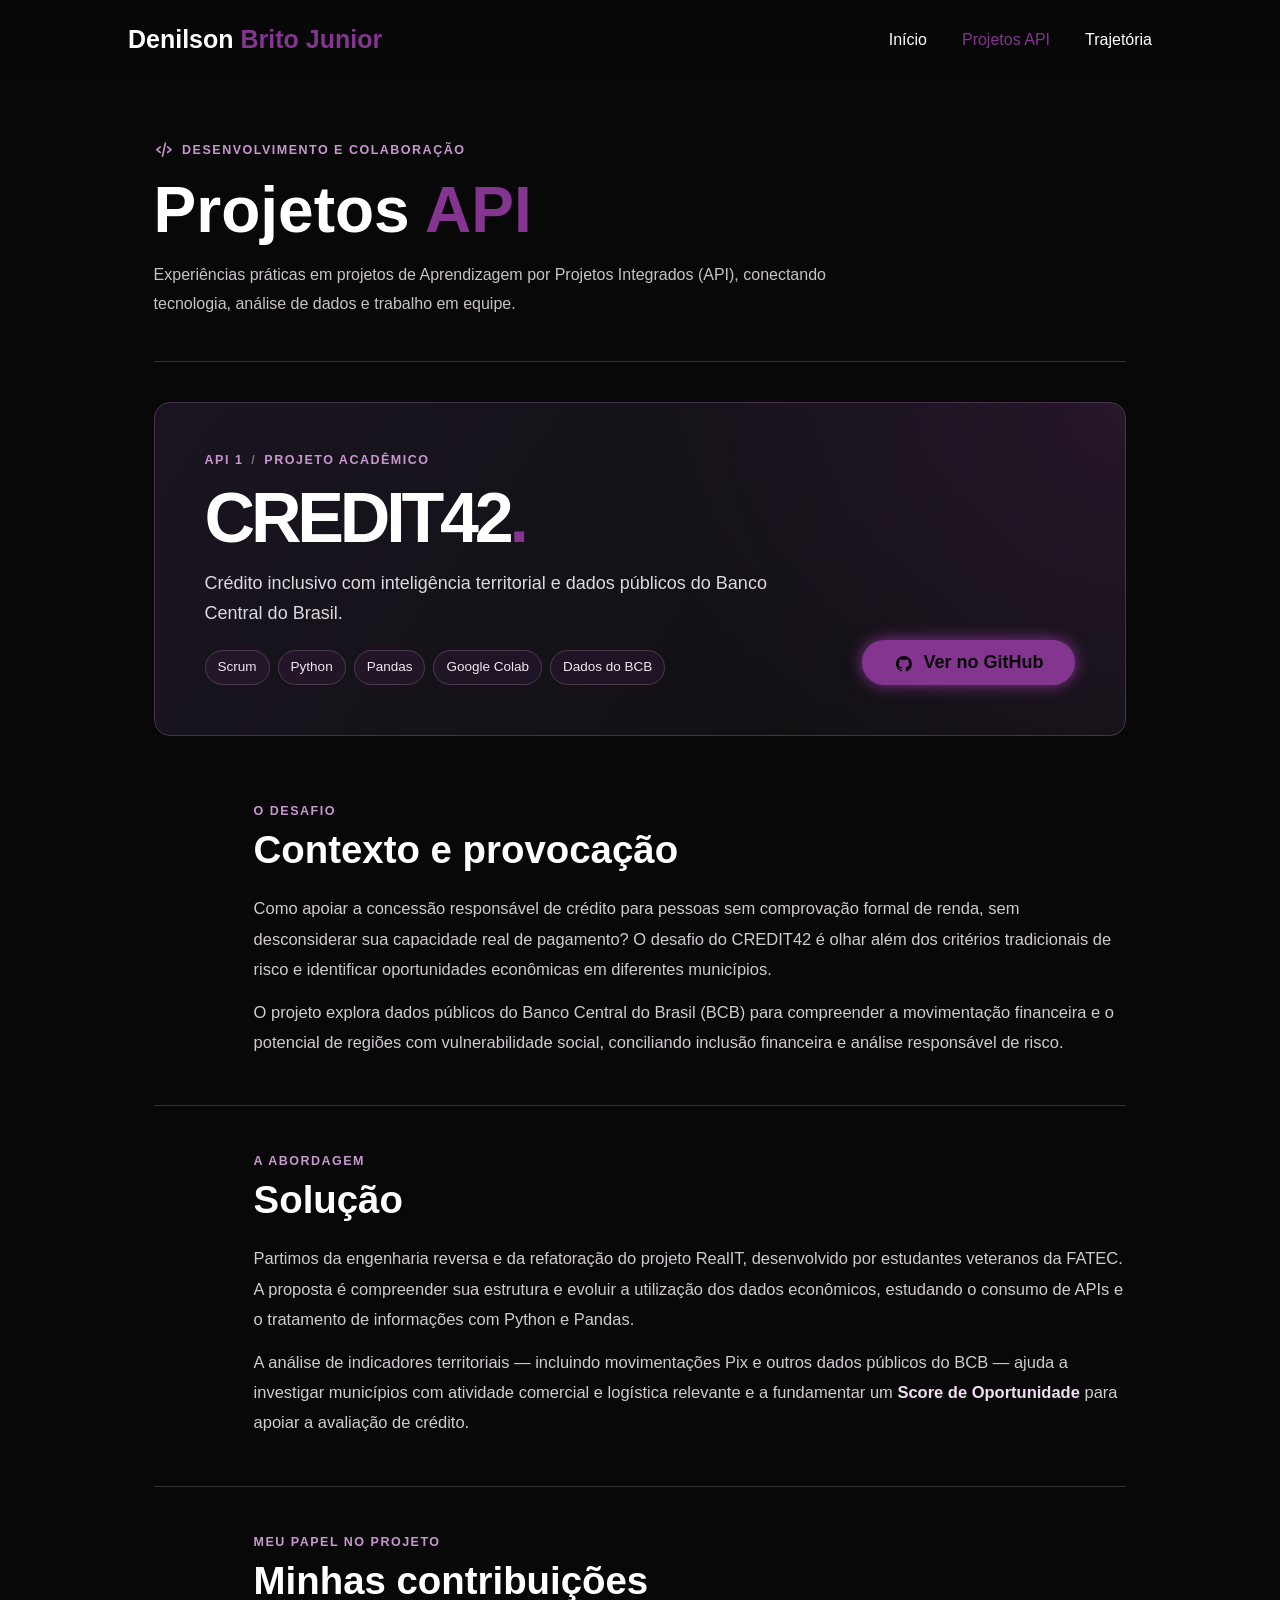
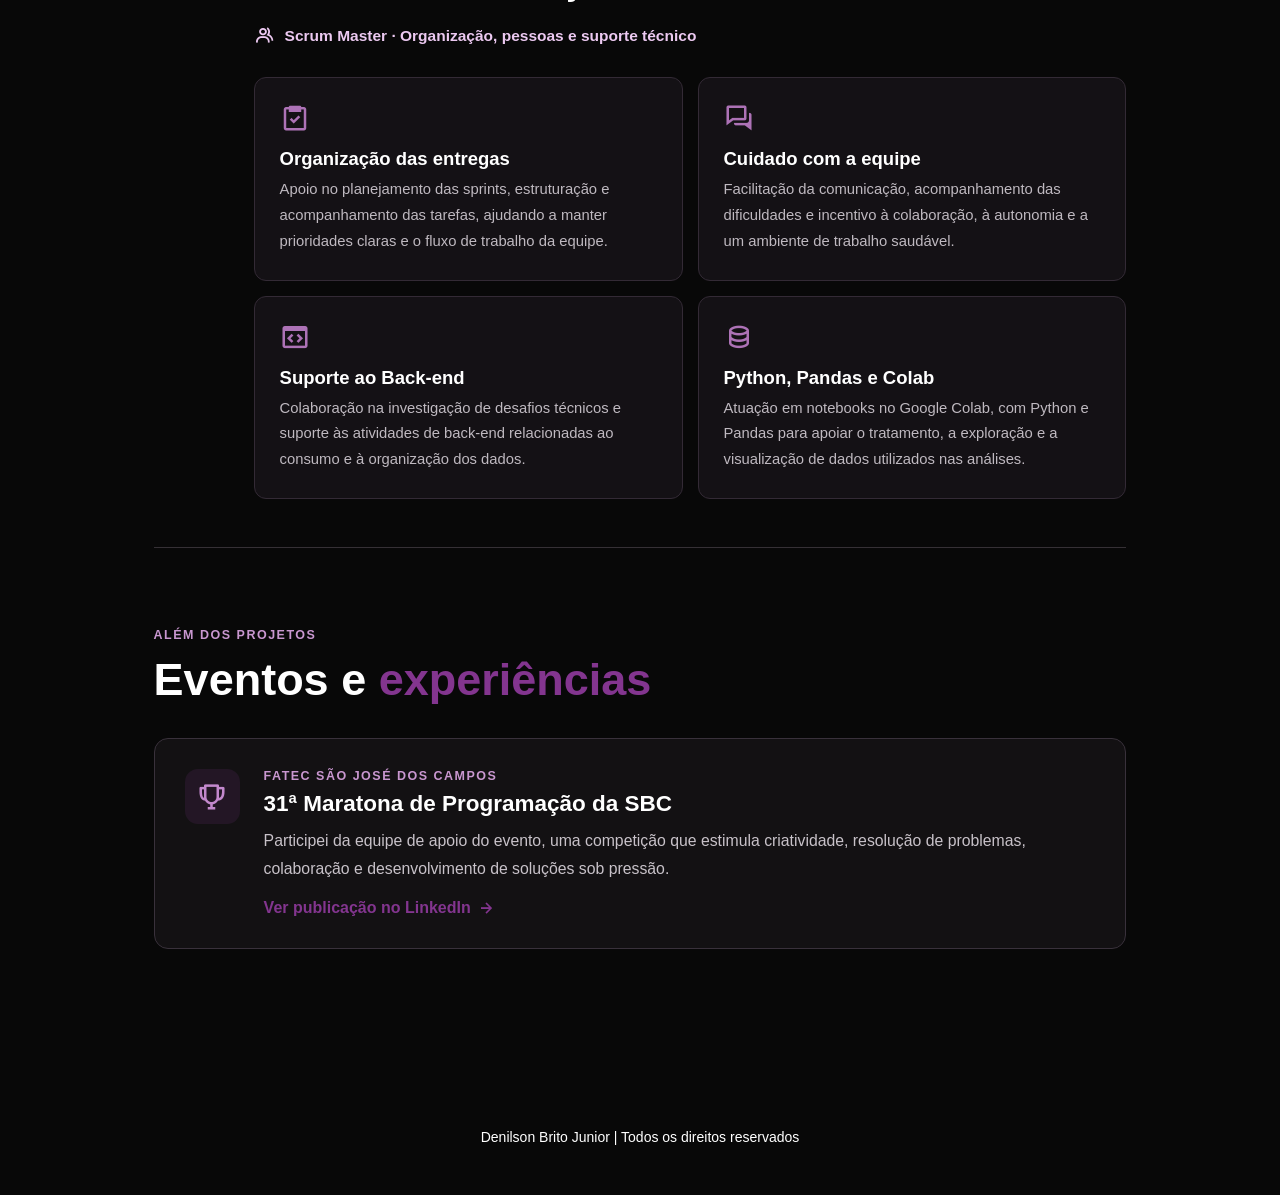
<file: projetos-api.html>
<!DOCTYPE html>
<html lang="pt-br">
<head>
    <meta charset="UTF-8">
    <meta name="viewport" content="width=device-width, initial-scale=1.0">
    <meta name="description" content="Conheça o CREDIT42, projeto acadêmico de crédito inclusivo com dados do Banco Central, e a atuação de Denilson Brito Junior como Scrum Master.">
    <title>Projetos API | Denilson Brito Junior</title>
    <link rel="stylesheet" href="style.css">
    <link rel="shortcut icon" href="imagens/favicon.png" type="image/x-icon">
    <link href="https://unpkg.com/boxicons@2.1.4/css/boxicons.min.css" rel="stylesheet">
</head>
<body>
    <header class="header">
        <a href="index.html" class="logo">Denilson <span>Brito Junior</span></a>
        <button class="menu-toggle" id="menu-icon" type="button" aria-label="Abrir menu" aria-expanded="false" aria-controls="primary-navigation"></button>
        <nav class="navbar" id="primary-navigation" aria-label="Navegação principal">
            <a href="index.html">Início</a>
            <a href="projetos-api.html" aria-current="page">Projetos API</a>
            <a href="trajetoria.html">Trajetória</a>
        </nav>
    </header>

    <main>
        <section class="services portfolio-page" id="projetos-api">
            <div class="page-shell">
                <div class="page-intro">
                    <span class="eyebrow"><i class="bx bx-code-alt" aria-hidden="true"></i> Desenvolvimento e colaboração</span>
                    <h1 class="heading heading-left">Projetos <span>API</span></h1>
                    <p class="page-description page-description-left">Experiências práticas em projetos de Aprendizagem por Projetos Integrados (API), conectando tecnologia, análise de dados e trabalho em equipe.</p>
                </div>

                <article class="project-highlight" aria-labelledby="credit42-title">
                    <div class="project-highlight-main">
                        <p class="overline">API 1 <span aria-hidden="true">/</span> Projeto acadêmico</p>
                        <h2 id="credit42-title">CREDIT42<span class="text-accent">.</span></h2>
                        <p class="project-subtitle">Crédito inclusivo com inteligência territorial e dados públicos do Banco Central do Brasil.</p>
                        <div class="tag-list" aria-label="Tecnologias e práticas do projeto">
                            <span>Scrum</span><span>Python</span><span>Pandas</span><span>Google Colab</span><span>Dados do BCB</span>
                        </div>
                    </div>
                    <a class="btn btn-filled project-link" href="https://github.com/Meridiano-Tech/API-DSM1" target="_blank" rel="noopener noreferrer">
                        <i class="bx bxl-github" aria-hidden="true"></i> Ver no GitHub
                    </a>
                </article>

                <div class="story-list" aria-label="Detalhes do projeto CREDIT42">
                    <article class="story-panel" id="contexto">
                        <span class="story-number" aria-hidden="true"></span>
                        <div class="story-content">
                            <p class="overline">O desafio</p>
                            <h2>Contexto e provocação</h2>
                            <p>Como apoiar a concessão responsável de crédito para pessoas sem comprovação formal de renda, sem desconsiderar sua capacidade real de pagamento? O desafio do CREDIT42 é olhar além dos critérios tradicionais de risco e identificar oportunidades econômicas em diferentes municípios.</p>
                            <p>O projeto explora dados públicos do Banco Central do Brasil (BCB) para compreender a movimentação financeira e o potencial de regiões com vulnerabilidade social, conciliando inclusão financeira e análise responsável de risco.</p>
                        </div>
                    </article>

                    <article class="story-panel" id="solucao">
                        <span class="story-number" aria-hidden="true"></span>
                        <div class="story-content">
                            <p class="overline">A abordagem</p>
                            <h2>Solução</h2>
                            <p>Partimos da engenharia reversa e da refatoração do projeto RealIT, desenvolvido por estudantes veteranos da FATEC. A proposta é compreender sua estrutura e evoluir a utilização dos dados econômicos, estudando o consumo de APIs e o tratamento de informações com Python e Pandas.</p>
                            <p>A análise de indicadores territoriais — incluindo movimentações Pix e outros dados públicos do BCB — ajuda a investigar municípios com atividade comercial e logística relevante e a fundamentar um <strong>Score de Oportunidade</strong> para apoiar a avaliação de crédito.</p>
                        </div>
                    </article>

                    <article class="story-panel story-panel-featured" id="contribuicoes">
                        <span class="story-number" aria-hidden="true"></span>
                        <div class="story-content">
                            <p class="overline">Meu papel no projeto</p>
                            <h2>Minhas contribuições</h2>
                            <p class="role-callout"><i class="bx bx-group" aria-hidden="true"></i> Scrum Master · Organização, pessoas e suporte técnico</p>
                            <div class="contribution-grid">
                                <div class="contribution-item">
                                    <i class="bx bx-task" aria-hidden="true"></i>
                                    <h3>Organização das entregas</h3>
                                    <p>Apoio no planejamento das sprints, estruturação e acompanhamento das tarefas, ajudando a manter prioridades claras e o fluxo de trabalho da equipe.</p>
                                </div>
                                <div class="contribution-item">
                                    <i class="bx bx-conversation" aria-hidden="true"></i>
                                    <h3>Cuidado com a equipe</h3>
                                    <p>Facilitação da comunicação, acompanhamento das dificuldades e incentivo à colaboração, à autonomia e a um ambiente de trabalho saudável.</p>
                                </div>
                                <div class="contribution-item">
                                    <i class="bx bx-code-block" aria-hidden="true"></i>
                                    <h3>Suporte ao Back-end</h3>
                                    <p>Colaboração na investigação de desafios técnicos e suporte às atividades de back-end relacionadas ao consumo e à organização dos dados.</p>
                                </div>
                                <div class="contribution-item">
                                    <i class="bx bx-data" aria-hidden="true"></i>
                                    <h3>Python, Pandas e Colab</h3>
                                    <p>Atuação em notebooks no Google Colab, com Python e Pandas para apoiar o tratamento, a exploração e a visualização de dados utilizados nas análises.</p>
                                </div>
                            </div>
                        </div>
                    </article>
                </div>

                <section class="portfolio-block event-block" aria-labelledby="eventos-heading">
                    <div class="block-heading">
                        <span class="eyebrow">Além dos projetos</span>
                        <h2 id="eventos-heading">Eventos e <span>experiências</span></h2>
                    </div>
                    <article class="event-card">
                        <div class="event-icon"><i class="bx bx-trophy" aria-hidden="true"></i></div>
                        <div class="event-body">
                            <p class="overline">FATEC São José dos Campos</p>
                            <h3>31ª Maratona de Programação da SBC</h3>
                            <p>Participei da equipe de apoio do evento, uma competição que estimula criatividade, resolução de problemas, colaboração e desenvolvimento de soluções sob pressão.</p>
                            <a class="section-link" href="https://lnkd.in/p/dn_F6tYX" target="_blank" rel="noopener noreferrer">Ver publicação no LinkedIn <i class="bx bx-right-arrow-alt" aria-hidden="true"></i></a>
                        </div>
                    </article>
                </section>
            </div>
        </section>
    </main>

    <footer class="footer">
        <p class="copyright">Denilson Brito Junior | Todos os direitos reservados</p>
    </footer>

    <script src="script.js"></script>
</body>
</file>
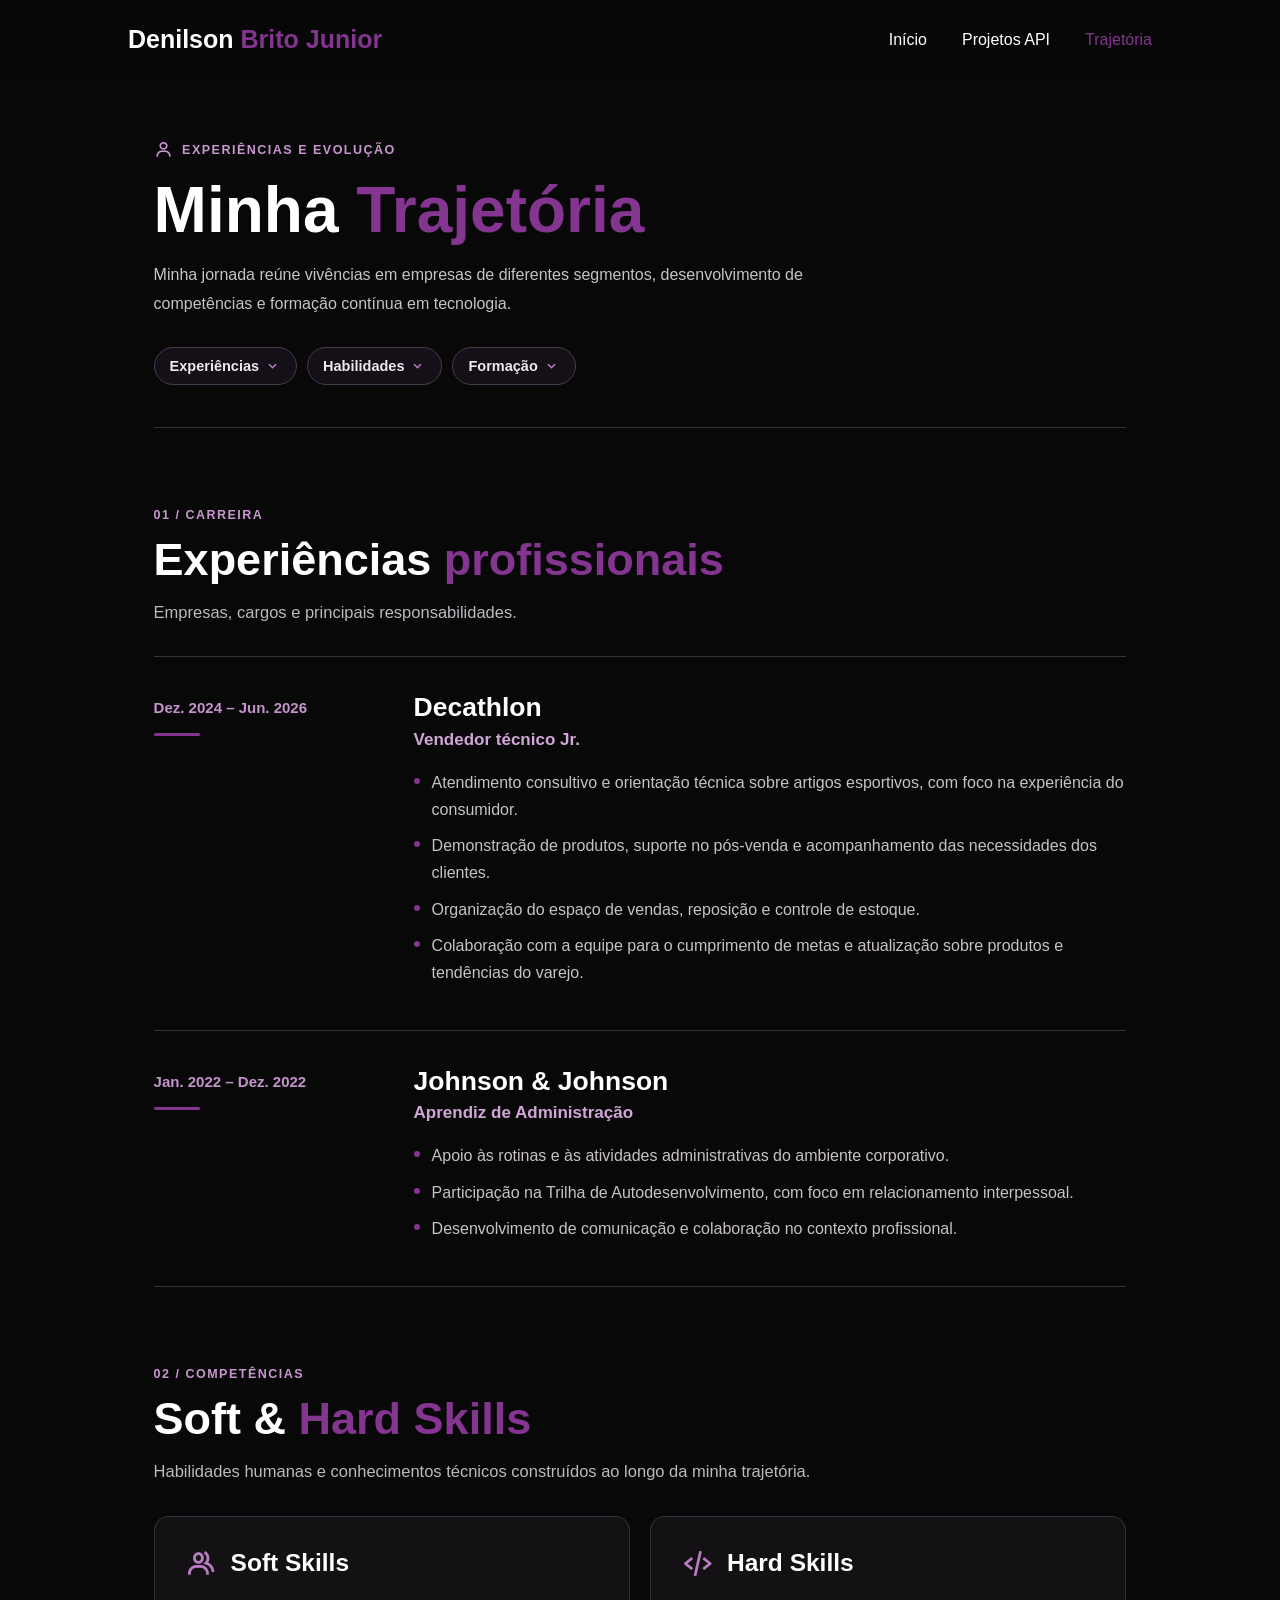
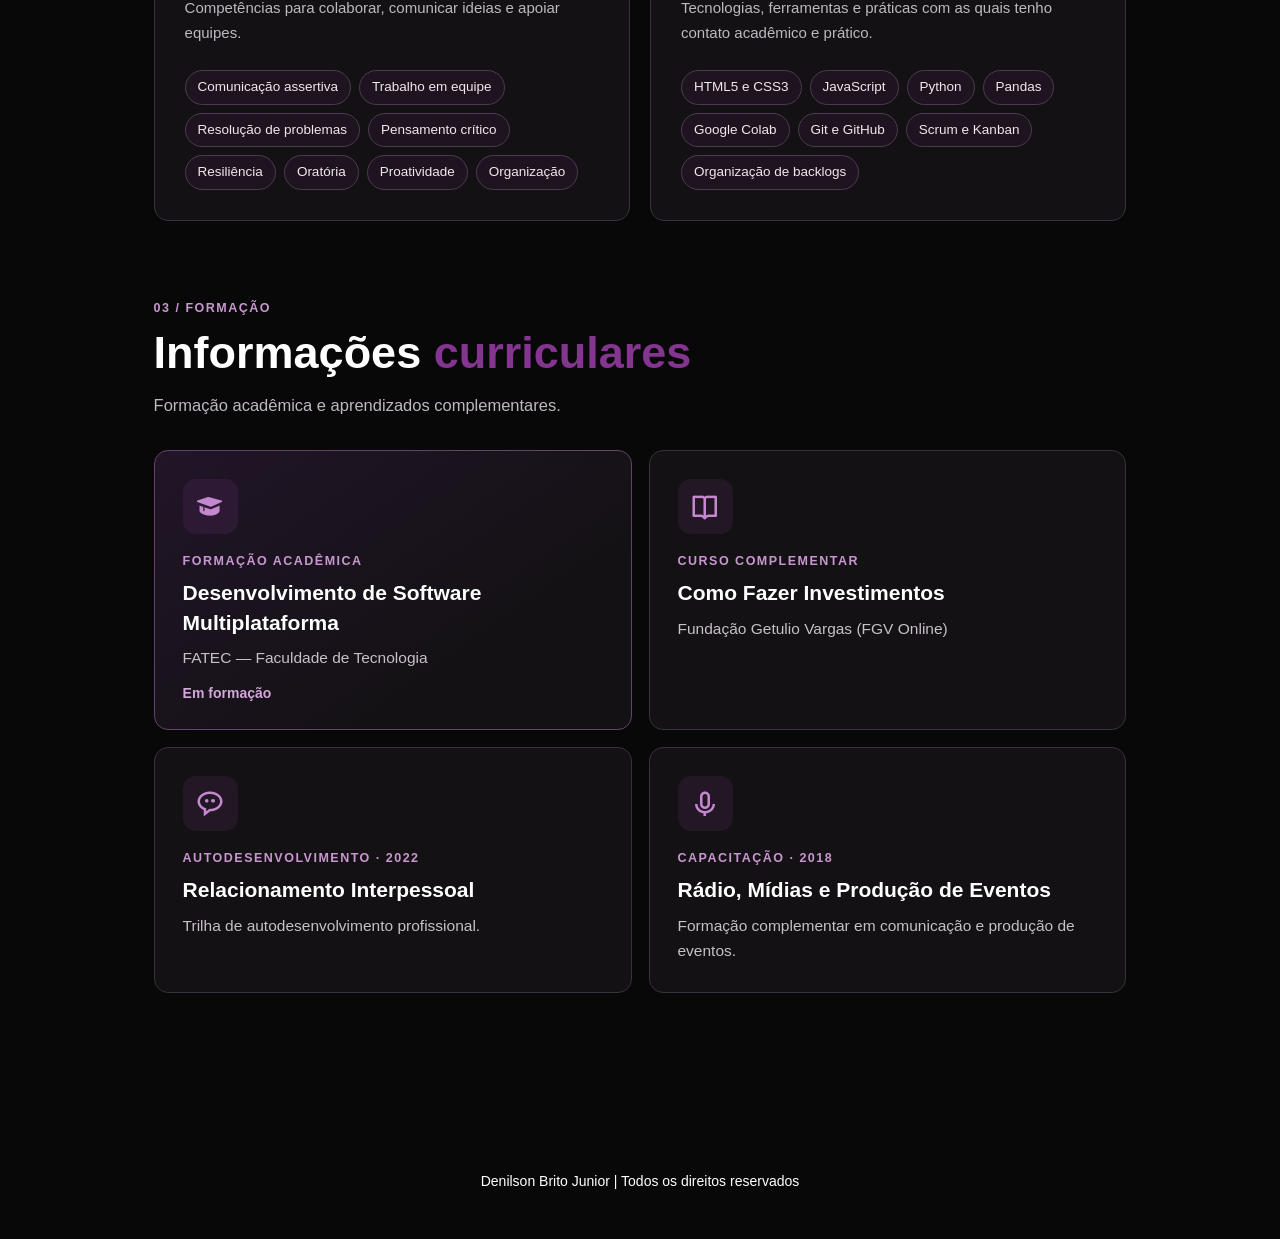
<file: trajetoria.html>
<!DOCTYPE html>
<html lang="pt-br">
<head>
    <meta charset="UTF-8">
    <meta name="viewport" content="width=device-width, initial-scale=1.0">
    <meta name="description" content="Trajetória profissional, habilidades e formação de Denilson Brito Junior.">
    <title>Trajetória | Denilson Brito Junior</title>
    <link rel="stylesheet" href="style.css">
    <link href="https://unpkg.com/boxicons@2.1.4/css/boxicons.min.css" rel="stylesheet">
</head>
<body>
    <header class="header">
        <a href="index.html" class="logo">Denilson <span>Brito Junior</span></a>
        <button class="menu-toggle" id="menu-icon" type="button" aria-label="Abrir menu" aria-expanded="false" aria-controls="primary-navigation"></button>
        <nav class="navbar" id="primary-navigation" aria-label="Navegação principal">
            <a href="index.html">Início</a>
            <a href="projetos-api.html">Projetos API</a>
            <a href="trajetoria.html" aria-current="page">Trajetória</a>
        </nav>
    </header>

    <main>
        <section class="services portfolio-page" id="trajetoria">
            <div class="page-shell">
                <div class="page-intro">
                    <span class="eyebrow"><i class="bx bx-user" aria-hidden="true"></i> Experiências e evolução</span>
                    <h1 class="heading heading-left">Minha <span>Trajetória</span></h1>
                    <p class="page-description page-description-left">Minha jornada reúne vivências em empresas de diferentes segmentos, desenvolvimento de competências e formação contínua em tecnologia.</p>
                    <nav class="anchor-nav" aria-label="Seções da trajetória">
                        <a href="#experiencias">Experiências <i class="bx bx-chevron-down" aria-hidden="true"></i></a>
                        <a href="#habilidades">Habilidades <i class="bx bx-chevron-down" aria-hidden="true"></i></a>
                        <a href="#curriculo">Formação <i class="bx bx-chevron-down" aria-hidden="true"></i></a>
                    </nav>
                </div>

                <section class="portfolio-block" id="experiencias" aria-labelledby="experiencias-heading">
                    <div class="block-heading">
                        <span class="eyebrow">01 / Carreira</span>
                        <h2 id="experiencias-heading">Experiências <span>profissionais</span></h2>
                        <p>Empresas, cargos e principais responsabilidades.</p>
                    </div>
                    <div class="experience-list">
                        <article class="experience-card">
                            <div class="experience-aside">
                                <span class="experience-period">Dez. 2024 – Jun. 2026</span>
                                <span class="experience-marker" aria-hidden="true"></span>
                            </div>
                            <div class="experience-body">
                                <h3>Decathlon</h3>
                                <p class="job-title">Vendedor técnico Jr.</p>
                                <ul class="detail-list">
                                    <li>Atendimento consultivo e orientação técnica sobre artigos esportivos, com foco na experiência do consumidor.</li>
                                    <li>Demonstração de produtos, suporte no pós-venda e acompanhamento das necessidades dos clientes.</li>
                                    <li>Organização do espaço de vendas, reposição e controle de estoque.</li>
                                    <li>Colaboração com a equipe para o cumprimento de metas e atualização sobre produtos e tendências do varejo.</li>
                                </ul>
                            </div>
                        </article>

                        <article class="experience-card">
                            <div class="experience-aside">
                                <span class="experience-period">Jan. 2022 – Dez. 2022</span>
                                <span class="experience-marker" aria-hidden="true"></span>
                            </div>
                            <div class="experience-body">
                                <h3>Johnson &amp; Johnson</h3>
                                <p class="job-title">Aprendiz de Administração</p>
                                <ul class="detail-list">
                                    <li>Apoio às rotinas e às atividades administrativas do ambiente corporativo.</li>
                                    <li>Participação na Trilha de Autodesenvolvimento, com foco em relacionamento interpessoal.</li>
                                    <li>Desenvolvimento de comunicação e colaboração no contexto profissional.</li>
                                </ul>
                            </div>
                        </article>
                    </div>
                </section>

                <section class="portfolio-block" id="habilidades" aria-labelledby="habilidades-heading">
                    <div class="block-heading">
                        <span class="eyebrow">02 / Competências</span>
                        <h2 id="habilidades-heading">Soft &amp; <span>Hard Skills</span></h2>
                        <p>Habilidades humanas e conhecimentos técnicos construídos ao longo da minha trajetória.</p>
                    </div>
                    <div class="skills-grid">
                        <article class="skill-card">
                            <div class="skill-heading"><i class="bx bx-group" aria-hidden="true"></i><h3>Soft Skills</h3></div>
                            <p>Competências para colaborar, comunicar ideias e apoiar equipes.</p>
                            <ul class="chip-list" aria-label="Habilidades comportamentais">
                                <li>Comunicação assertiva</li>
                                <li>Trabalho em equipe</li>
                                <li>Resolução de problemas</li>
                                <li>Pensamento crítico</li>
                                <li>Resiliência</li>
                                <li>Oratória</li>
                                <li>Proatividade</li>
                                <li>Organização</li>
                            </ul>
                        </article>
                        <article class="skill-card">
                            <div class="skill-heading"><i class="bx bx-code-alt" aria-hidden="true"></i><h3>Hard Skills</h3></div>
                            <p>Tecnologias, ferramentas e práticas com as quais tenho contato acadêmico e prático.</p>
                            <ul class="chip-list" aria-label="Habilidades técnicas">
                                <li>HTML5 e CSS3</li>
                                <li>JavaScript</li>
                                <li>Python</li>
                                <li>Pandas</li>
                                <li>Google Colab</li>
                                <li>Git e GitHub</li>
                                <li>Scrum e Kanban</li>
                                <li>Organização de backlogs</li>
                            </ul>
                        </article>
                    </div>
                </section>

                <section class="portfolio-block" id="curriculo" aria-labelledby="curriculo-heading">
                    <div class="block-heading">
                        <span class="eyebrow">03 / Formação</span>
                        <h2 id="curriculo-heading">Informações <span>curriculares</span></h2>
                        <p>Formação acadêmica e aprendizados complementares.</p>
                    </div>
                    <div class="education-grid">
                        <article class="education-card education-main">
                            <div class="education-icon"><i class="bx bxs-graduation" aria-hidden="true"></i></div>
                            <p class="overline">Formação acadêmica</p>
                            <h3>Desenvolvimento de Software Multiplataforma</h3>
                            <p>FATEC — Faculdade de Tecnologia</p>
                            <span class="education-note">Em formação</span>
                        </article>
                        <article class="education-card">
                            <div class="education-icon"><i class="bx bx-book-open" aria-hidden="true"></i></div>
                            <p class="overline">Curso complementar</p>
                            <h3>Como Fazer Investimentos</h3>
                            <p>Fundação Getulio Vargas (FGV Online)</p>
                        </article>
                        <article class="education-card">
                            <div class="education-icon"><i class="bx bx-message-rounded-dots" aria-hidden="true"></i></div>
                            <p class="overline">Autodesenvolvimento · 2022</p>
                            <h3>Relacionamento Interpessoal</h3>
                            <p>Trilha de autodesenvolvimento profissional.</p>
                        </article>
                        <article class="education-card">
                            <div class="education-icon"><i class="bx bx-microphone" aria-hidden="true"></i></div>
                            <p class="overline">Capacitação · 2018</p>
                            <h3>Rádio, Mídias e Produção de Eventos</h3>
                            <p>Formação complementar em comunicação e produção de eventos.</p>
                        </article>
                    </div>
                </section>
            </div>
        </section>
    </main>

    <footer class="footer">
        <p class="copyright">Denilson Brito Junior | Todos os direitos reservados</p>
    </footer>

    <script src="script.js"></script>
</body>
</html>
</file>
<file: style.css>
@import url('https://fonts.googleapis.com/css2?family=Ubuntu:ital,wght@0,300;0,400;0,500;0,700;1,300;1,400;1,500;1,700&display=swap');
    
/* Definição de variáveis globais*/
* {
    margin: 0;
    padding: 0;
    box-sizing: border-box;
    text-decoration: none;
    border: none;
    scroll-behavior: smooth;
    font-family: "Poppins", sans-serif;
}

html {
    font-size: 62.5%; 
    overflow-x: hidden;
}

:root {
    --bg-color: #080808;
    --second-color: #131313;
    --second-bg-color: var(--second-color); 
    --text-color: white;
    --main-color: rgb( 131, 53, 143);
}

body {
    background-color: var(--bg-color);
    color: var(--text-color);
    min-height: 100vh;
}

button, input, textarea {
    font: inherit;
}

a:focus-visible, button:focus-visible {
    outline: 2px solid var(--main-color);
    outline-offset: 5px;
}

/* Header e Navbar */
.header {
    position: fixed;
    top: 0;
    left: 0;
    width: 100%;
    padding: 2.5rem 10%;
    background: rgba(8, 8, 8, 0.9);
    backdrop-filter: blur(10px);
    display: flex;
    justify-content: space-between;
    align-items: center;
    z-index: 100;
}

.logo {
    font-size: 2.5rem;
    color: var(--text-color);
    font-weight: 800;
    cursor: pointer;
    transition: 0.3s ease;
    white-space: nowrap;
}

.logo span {
    color: var(--main-color);
}

.logo:hover {
    transform: scale(1.05);
}

.navbar {
    display: flex;
    align-items: center;
}

.navbar a {
    font-size: 1.6rem;
    color: var(--text-color);
    margin-left: 3.5rem;
    font-weight: 500;
    transition: 0.3s ease;
    white-space: nowrap;
}

.navbar a:hover,
.navbar a[aria-current="page"] {
    color: var(--main-color);
}

#menu-icon {
    font-size: 3.6rem;
    color: var(--main-color);
    display: none;
    cursor: pointer;
    background: transparent;
    line-height: 1;
    min-width: 4rem;
    min-height: 4rem;
}


#menu-icon::before {
    content: "☰";
}

#menu-icon i {
    display: none;
}

/* Hero Section */
section {
    min-height: 100vh;
    padding: 10rem 12%;
    scroll-margin-top: 8rem;
}

.home {
    display: flex;
    justify-content: space-between;
    align-items: center;
    gap: clamp(3rem, 6vw, 15rem)
    
}

.home-content {
    max-width: 60rem;
    display: flex;
    flex-direction: column;
    align-items: flex-start;
    text-align: left;
    font-family: 'Ubuntu', sans-serif;
}

.home-content h1 {
    font-size: clamp(4.5rem, 5.7vw, 8rem);
    font-weight: 700;
    margin-top: 1.5rem;
    line-height: 1.1;
}

.home-content h1 span {
    color: var(--main-color);
}

.home-content h3 {
    font-size: 22px;
    font-weight: 700;
    margin: 1rem 0 1.5rem;
}

.home-content h3 span {
    color: var(--main-color);
}

.home-content p {
    font-size: 1.5rem;
    font-weight: 500;
    line-height: 1.8;
}

/* Estilo da imagem Hero */
.home-img,
.about-me-img {
    position: relative;
    flex-shrink: 0;
}

.home-img img {
    width: 32vw;
    max-width: 420px;
    height: 32vw;
    max-height: 420px;
    object-fit: cover;
    border-radius: 50%;
    border: 2px solid var(--main-color);
    box-shadow: 0 0 25px var(--main-color);
    transition: 0.4s ease;
    display: block;
}

/* Cor do Pointer*/
.home-img img:hover {
    box-shadow: 0 0 25px var(--main-color),
                0 0 50px var(--main-color),
                0 0 100px var(--main-color);
}

/* O espaço reservado aparece apenas enquanto a foto não foi adicionada. */
.photo-placeholder {
    display: none;
    align-items: center;
    justify-content: center;
    width: min(32vw, 420px);
    aspect-ratio: 1;
    border-radius: 50%;
    border: 2px solid var(--main-color);
    box-shadow: 0 0 25px var(--main-color);
    font-size: clamp(5rem, 8vw, 9rem);
    font-weight: 700;
    color: var(--main-color);
    background: var(--second-color);
}

.home-img.is-missing img,
.about-me-img.is-missing img {
    display: none;
}

.home-img.is-missing .photo-placeholder,
.about-me-img.is-missing .photo-placeholder {
    display: flex;
}

/* Ícones Sociais em formato circular*/
.social-icons {
    display: flex;
    gap: 1.5rem;
    margin: 2.5rem 0 3rem;
}

.social-icons a {
    display: inline-flex;
    justify-content: center;
    align-items: center;
    width: 4.2rem;
    height: 4.2rem;
    background: transparent;
    border: 2px solid var(--main-color);
    border-radius: 50%;
    font-size: 3rem;
    padding: 1rem;
    color: var(--main-color);
    transition: 0.3s ease-in-out;
}

.social-icons a:hover {
    background-color: var(--main-color);
    color: var(--bg-color);
    box-shadow: 0 0 15px var(--main-color);
    transform: scale(1.12) translateY(-3px);
}


/* Botões */
.btn-group {
    display: flex;
    gap: 1.5rem;
    flex-wrap: wrap;
}

.btn {
    display: inline-block;
    padding: 1rem 3rem;
    background: transparent;
    border: 2px solid var(--main-color);
    border-radius: 3rem;
    font-size: 1.8rem;
    color: var(--text-color);
    font-weight: 600;
    transition: 0.3s ease;
    cursor: pointer;
}

.btn-filled {
    background: var(--main-color);
    color: var(--bg-color);
    box-shadow: 0 0 15px var(--main-color);
}

.btn:hover {
    transform: scale(1.05);
    box-shadow: 0 0 25px var(--main-color);
}

.btn:not(.btn-filled):hover {
    background: var(--main-color);
    color: var(--bg-color);
    box-shadow: 0 0 15px var(--main-color);
}

/* Sobre-mim */
.about {
    display: flex;
    justify-content: center;
    align-items: center;
    gap: clamp(4rem, 8vw, 12rem);
    background-color: var(--second-bg-color);
}

.about-me-img img {
    width: 35vw;
    max-width: 450px;
    height: 35vw;
    max-height: 450px;
    object-fit: cover;
    border-radius: 50%;
    box-shadow: 0 0 25px var(--main-color),
                0 0 50px var(--main-color);
    transition: 0.4s ease-in-out;
    display: block;
}

.about-me-img .photo-placeholder {
    width: min(35vw, 450px);
}

.about-me-img img:hover {
    box-shadow: 0 0 25px var(--main-color),
                0 0 50px var(--main-color),
                0 0 100px var(--main-color);
}

.about-me-content {
    max-width: 60rem;
}

.about-me-content h2 {
    font-size: clamp(3.8rem, 4.4vw, 6rem);
    font-weight: 700;
    text-align: left;
    line-height: 1.2;
}

.about-me-content h2 span {
    color: var(--main-color);
}

.about-me-content p {
    font-size: 1.6rem;
    margin: 2rem 0 3rem;
    line-height: 1.8;
    font-weight: 500;
}

.about-me-content .btn {
    margin: 1rem 0;
}

/* Scrollbar */
::-webkit-scrollbar {
    width: 12px;
}

::-webkit-scrollbar-thumb {
    background-color: var(--main-color);
}

::-webkit-scrollbar-track {
    background-color: var(--second-bg-color);
}

/* Projetos*/
.heading {
    text-align: center;
    font-size: clamp(3.8rem, 5vw, 7rem);
    margin: 1rem 0 4rem;
}

.heading span {
    color: var(--main-color);
}

.services {
    background-color: var(--bg-color);
    color: var(--text-color);
}

.services h2,
.services h1 {
    color: var(--text-color);
}

.services-container {
    display: grid;
    grid-template-columns: 1fr;
    gap: 0;
    align-items: stretch;
    width: min(100%, 1000px);
    margin: 0 auto;
}

.service-box {
    display: flex;
    align-items: center;
    background-color: transparent;
    border-bottom: 1px solid #343034;
    transition: 0.3s ease-in-out;
}

.service-box:first-child {
    border-top: 1px solid #343034;
}

.service-box:hover {
    background-color: var(--second-bg-color);
}

.service-info {
    display: flex;
    flex-direction: column;
    text-align: left;
    justify-content: center;
    align-items: flex-start;
    padding: 3rem 2rem;
    width: 100%;
}

.service-info i {
    font-size: 3rem;
    color: var(--main-color);
    margin-bottom: 1rem;
}

.service-info h3,
.service-info h4 {
    font-size: 2.5rem;
    margin-bottom: 1.5rem;
    font-weight: 600;
}

.service-info p,
.service-info li {
    font-size: 1.6rem;
    line-height: 1.8;
    font-weight: 400;
}

.service-info p + p {
    margin-top: 1.2rem;
}

.service-info .btn {
    margin-top: 2rem;
}

/* Títulos e textos das páginas secundárias*/
.page-description {
    max-width: 76rem;
    margin: 0 auto 4rem;
    text-align: center;
    font-size: 1.6rem;
    line-height: 1.8;
}

.section-link {
    color: var(--main-color);
    font-size: 1.6rem;
    font-weight: 600;
}

.section-link:hover {
    text-decoration: underline;
}

.curricular {
    min-height: auto;
    padding-top: 10rem;
    padding-bottom: 10rem;
}

.curricular .about-me-content {
    max-width: 1000px;
    width: 100%;
}

.curricular-list {
    margin: 3rem 0 0;
    padding-left: 2.4rem;
    font-size: 1.6rem;
    line-height: 2.2;
}

.curricular-list li::marker {
    color: var(--main-color);
}

/* Contato */
.contact {
    background-color: var(--second-bg-color);
}

.contact h1,
.contact h2 {
    margin-bottom: 3rem;
    color: var(--text-color);
}

.contact-content {
    max-width: 75rem;
    margin: 0 auto;
}

.contact-content > p {
    font-size: 1.6rem;
    line-height: 1.8;
    text-align: center;
}

.contact .social-icons {
    justify-content: center;
    margin: 4rem auto;
}

.contact-list {
    list-style: none;
}

.contact-list li {
    padding: 2.2rem 0;
    border-bottom: 1px solid #393039;
    font-size: 1.7rem;
    line-height: 1.7;
}

.contact-list strong {
    color: var(--main-color);
    display: inline-block;
    min-width: 10rem;
}

.contact-list a {
    color: var(--text-color);
}

.contact-list a:hover {
    color: var(--main-color);
}

/* Formulário */
.contact form {
    display: flex;
    align-items: center;
    justify-content: center;
    gap: 3rem;
    margin: 5rem auto;
    text-align: center;
}

.contact form .input-box input,
.contact form textarea {
    width: 100%;
    padding: 2.5rem;
    font-size: 1.8rem;
    color: var(--text-color);
    background-color: var(--bg-color);
    border-radius: 2rem;
    border: 2px solid var(--main-color);
    margin: 1.5rem 0;
    resize: vertical;
}

/* Footer */
.footer {
    background-color: var(--bg-color);
    padding: 5rem 10%;
}

.footer .social-icons {
    justify-content: center;
    margin: 0 0 2rem;
}

.footer ul {
    text-align: center;
    font-size: 1.8rem;
    list-style: none;
}

.footer ul li {
    display: inline-block;
    margin: 0 1.2rem 1rem;
}

.footer ul li a {
    color: var(--text-color);
    border-bottom: 2px solid transparent;
    transition: 0.3s ease-in-out;
}

.footer ul li a:hover {
    border-bottom: 2px solid var(--main-color);
}

.footer .copyright {
    text-align: center;
    margin-top: 3rem;
    font-size: 1.4rem;
}

/* Responsividade */
@media (max-width: 1024px) {
    .header {
        padding: 2rem 6%;
    }

    #menu-icon {
        display: block;
    }

    .navbar {
        position: absolute;
        top: 100%;
        right: 0;
        width: min(36rem, 85vw);
        padding: 2rem 3rem;
        background-color: var(--second-bg-color);
        border-left: 2px solid var(--main-color);
        border-bottom: 2px solid var(--main-color);
        border-bottom-left-radius: 2rem;
        flex-direction: column;
        align-items: stretch;
        gap: 0;
        display: none;
    }

    .navbar a {
        display: block;
        font-size: 2rem;
        margin: 0;
        padding: 1.3rem 0;
    }

    .navbar.active {
        display: flex;
    }

    section {
        padding: 11rem 8% 8rem;
    }

    .home {
        flex-direction: column-reverse;
        gap: 5rem;
        justify-content: center;
    }

    .home-content {
        align-items: center;
        text-align: center;
    }

    .home-img img {
        width: min(52vw, 340px);
        height: min(52vw, 340px);
    }

    .home-img .photo-placeholder {
        width: min(52vw, 340px);
    }

    .about {
        flex-direction: column;
        gap: 5rem;
    }

    .about-me-img img,
    .about-me-img .photo-placeholder {
        width: min(52vw, 340px);
        height: min(52vw, 340px);
    }

    .about-me-content {
        text-align: center;
    }

    .about-me-content h2 {
        text-align: center;
    }
}

@media (max-width: 600px) {
    .logo {
        font-size: 2rem;
    }

    section {
        min-height: auto;
        padding: 11rem 7% 7rem;
    }

    .home {
        min-height: 100vh;
    }

    .home-content h1 {
        font-size: clamp(3.6rem, 10vw, 5.2rem);
    }

    .home-content h3 {
        font-size: 2rem;
    }

    .home-img img,
    .home-img .photo-placeholder,
    .about-me-img img,
    .about-me-img .photo-placeholder {
        width: min(65vw, 270px);
        height: min(65vw, 270px);
    }

    .service-info {
        padding: 2.6rem 0;
    }

    .contact-list strong {
        display: block;
    }

    .footer {
        padding: 4rem 7%;
    }
}

@media (prefers-reduced-motion: reduce) {
    *, *::before, *::after {
        scroll-behavior: auto;
        transition-duration: 0.01ms !important;
    }
}

/* ===========================================================
   PÁGINAS REPAGINADAS: Projetos API e Trajetória
   Segue a identidade original (fundo preto, roxo e divisórias).
   =========================================================== */

.menu-toggle {
    padding: 0;
    border: 0;
    appearance: none;
}

#menu-icon.is-active::before {
    content: '✕';
}

.portfolio-page {
    min-height: auto;
    padding-top: 14rem;
    padding-bottom: 10rem;
}

.page-shell {
    width: min(100%, 110rem);
    margin: 0 auto;
}

.page-intro {
    padding-bottom: 4.2rem;
    border-bottom: 1px solid #353035;
}

.eyebrow,
.overline {
    display: inline-flex;
    align-items: center;
    gap: .8rem;
    color: #c997d0;
    font-size: 1.25rem;
    font-weight: 700;
    letter-spacing: .12em;
    text-transform: uppercase;
}

.eyebrow i { font-size: 1.9rem; }

.portfolio-page .heading-left {
    text-align: left;
    margin: 1.6rem 0 1.6rem;
    line-height: 1.08;
}

.portfolio-page .page-description-left {
    text-align: left;
    margin: 0;
    max-width: 75rem;
    color: #c7c2c7;
}

.text-accent,
.portfolio-page .block-heading h2 span { color: var(--main-color); }

.project-highlight {
    display: flex;
    justify-content: space-between;
    align-items: end;
    gap: 4rem;
    padding: clamp(3rem, 5vw, 5rem);
    margin-top: 4rem;
    border: 1px solid #49314e;
    border-radius: 1.6rem;
    background:
        radial-gradient(circle at 100% 0%, rgba(131, 53, 143, .19), transparent 46%),
        linear-gradient(125deg, #1a1420, #111013 75%);
}

.project-highlight-main { min-width: 0; }

.project-highlight .overline span { color: #797079; }

.project-highlight h2 {
    font-size: clamp(4rem, 6vw, 7rem);
    font-weight: 800;
    letter-spacing: -.06em;
    line-height: 1.12;
    margin: 1.2rem 0;
}

.project-subtitle {
    max-width: 61rem;
    font-size: 1.8rem;
    line-height: 1.65;
    color: #ded9df;
}

.project-link { white-space: nowrap; flex-shrink: 0; }
.project-link i { margin-right: .5rem; font-size: 1.9rem; vertical-align: middle; }

.tag-list,
.chip-list {
    display: flex;
    flex-wrap: wrap;
    gap: .8rem;
    padding: 0;
    margin: 2.2rem 0 0;
    list-style: none;
}

.tag-list span,
.chip-list li {
    display: inline-flex;
    align-items: center;
    padding: .7rem 1.2rem;
    border: 1px solid #4d3a50;
    border-radius: 20rem;
    background: rgba(131, 53, 143, .10);
    color: #f0e7f0;
    font-size: 1.35rem;
    font-weight: 500;
    line-height: 1.4;
}

.story-list { margin-top: 2rem; }

.story-panel {
    display: grid;
    grid-template-columns: 7rem minmax(0, 1fr);
    column-gap: 3rem;
    padding: 4.8rem 0;
    border-bottom: 1px solid #353035;
    scroll-margin-top: 11rem;
}

.story-number {
    font-size: 4.2rem;
    line-height: 1.1;
    font-weight: 800;
    color: #6d3975;
    font-variant-numeric: tabular-nums;
}

.story-content { max-width: 88rem; }
.story-content h2 {
    font-size: clamp(2.9rem, 3vw, 4rem);
    line-height: 1.2;
    margin: .9rem 0 2rem;
}
.story-content > p:not(.overline):not(.role-callout) {
    max-width: 88rem;
    font-size: 1.65rem;
    line-height: 1.83;
    color: #d0cbd0;
}
.story-content > p + p:not(.overline) { margin-top: 1.3rem; }
.story-content strong { color: #f0def2; }

.role-callout {
    display: inline-flex;
    gap: .9rem;
    align-items: center;
    font-size: 1.55rem;
    font-weight: 600;
    line-height: 1.5;
    color: #ecc9f1;
    margin-bottom: 2rem;
}
.role-callout i { font-size: 2.2rem; }

.contribution-grid {
    display: grid;
    grid-template-columns: repeat(2, minmax(0, 1fr));
    gap: 1.5rem;
    margin-top: 1rem;
}

.contribution-item {
    padding: 2.5rem;
    background: #141115;
    border: 1px solid #332a35;
    border-radius: 1.2rem;
    transition: border-color .2s ease, transform .2s ease;
}
.contribution-item:hover { border-color: #704078; transform: translateY(-2px); }
.contribution-item > i { font-size: 3rem; color: #ad72b6; }
.contribution-item h3 {
    font-size: 1.85rem;
    margin: 1.5rem 0 .7rem;
}
.contribution-item p {
    font-size: 1.48rem;
    line-height: 1.75;
    color: #bfb9c0;
}

.portfolio-page .portfolio-block {
    min-height: 0;
    padding: 0;
    margin-top: 8rem;
    scroll-margin-top: 12rem;
}

.block-heading { margin-bottom: 3rem; }
.block-heading h2 {
    font-size: clamp(3rem, 4vw, 4.5rem);
    line-height: 1.22;
    margin: 1.1rem 0 1rem;
}
.block-heading > p {
    max-width: 70rem;
    color: #bfb8c1;
    font-size: 1.65rem;
    line-height: 1.75;
}

.event-card {
    display: flex;
    align-items: start;
    gap: 2.4rem;
    padding: 3rem;
    border: 1px solid #39313b;
    border-radius: 1.4rem;
    background: #131113;
}
.event-icon, .education-icon {
    display: grid;
    flex: 0 0 auto;
    place-items: center;
    height: 5.5rem;
    width: 5.5rem;
    border-radius: 1.3rem;
    background: rgba(131, 53, 143, .15);
    color: #c388cd;
    font-size: 3rem;
}
.event-body h3 { font-size: 2.25rem; margin: .8rem 0 1rem; }
.event-body > p:not(.overline) { font-size: 1.58rem; line-height: 1.75; color: #c8c2c9; }
.event-body .section-link { display: inline-flex; align-items: center; gap: .5rem; margin-top: 1.6rem; }
.event-body .section-link i { font-size: 2rem; }

/* Trajetória - sumário da página */
.anchor-nav { display: flex; gap: 1rem; flex-wrap: wrap; margin-top: 2.8rem; }
.anchor-nav a {
    display: inline-flex;
    align-items: center;
    gap: .5rem;
    padding: .95rem 1.5rem;
    border: 1px solid #49394d;
    border-radius: 3rem;
    color: #efe8ef;
    background: #151017;
    font-size: 1.45rem;
    font-weight: 600;
    transition: border-color .2s ease, background .2s ease;
}
.anchor-nav a:hover { background: #26192b; border-color: var(--main-color); }
.anchor-nav i { font-size: 1.7rem; color: #be83c7; }

/* Trajetória - experiências */
.experience-list { border-top: 1px solid #393039; }
.experience-card {
    display: grid;
    grid-template-columns: 22rem minmax(0, 1fr);
    gap: 4rem;
    padding: 3.5rem 0;
    border-bottom: 1px solid #393039;
}
.experience-aside { position: relative; padding-top: .35rem; }
.experience-period {
    display: block;
    color: #c594cd;
    font-size: 1.5rem;
    font-weight: 600;
    line-height: 1.55;
}
.experience-marker {
    display: block;
    width: 4.6rem;
    height: .3rem;
    margin-top: 1.4rem;
    border-radius: 3rem;
    background: var(--main-color);
}
.experience-body h3 { font-size: 2.65rem; line-height: 1.2; }
.job-title { color: #d0a6d8; font-size: 1.7rem; font-weight: 600; margin: .55rem 0 1.9rem; }
.detail-list { list-style: none; padding: 0; margin: 0; }
.detail-list li {
    position: relative;
    padding-left: 1.8rem;
    margin: 0 0 .9rem;
    color: #c8c2c8;
    font-size: 1.6rem;
    line-height: 1.7;
}
.detail-list li::before {
    content: '';
    position: absolute;
    top: .9rem;
    left: 0;
    width: .6rem;
    height: .6rem;
    border-radius: 50%;
    background: var(--main-color);
}

/* Trajetória - hard/soft skills */
.skills-grid {
    display: grid;
    grid-template-columns: repeat(2, minmax(0, 1fr));
    gap: 2rem;
}
.skill-card {
    padding: 3rem;
    border: 1px solid #3c3040;
    border-radius: 1.4rem;
    background: #131113;
}
.skill-heading { display: flex; align-items: center; gap: 1.3rem; }
.skill-heading i { font-size: 3.3rem; color: #b77cc1; }
.skill-heading h3 { font-size: 2.45rem; }
.skill-card > p { color: #bfb8c1; font-size: 1.5rem; line-height: 1.7; margin-top: 1.5rem; }
.skill-card .chip-list { margin-top: 2.4rem; }

/* Trajetória */
.education-grid {
    display: grid;
    grid-template-columns: repeat(2, minmax(0, 1fr));
    gap: 1.7rem;
}
.education-card {
    min-width: 0;
    padding: 2.8rem;
    border: 1px solid #39313b;
    border-radius: 1.4rem;
    background: #131113;
}
.education-card.education-main {
    background: linear-gradient(145deg, #211528, #131113 75%);
    border-color: #67416d;
}
.education-card .education-icon { margin-bottom: 2rem; }
.education-card h3 { font-size: 2.1rem; line-height: 1.4; margin: 1rem 0 .8rem; }
.education-card > p:not(.overline) { color: #c7c0c9; font-size: 1.55rem; line-height: 1.65; }
.education-note { display: inline-block; margin-top: 1.5rem; color: #d2a7da; font-size: 1.4rem; font-weight: 600; }


/* Responsividade */


@media (max-width: 1024px) {
    .portfolio-page { padding-top: 13rem; }
    .project-highlight { align-items: flex-start; flex-direction: column; gap: 2.5rem; }
    .experience-card { grid-template-columns: 18rem minmax(0,1fr); gap: 2.4rem; }
}

@media (max-width: 700px) {
    .portfolio-page { padding-top: 12rem; padding-bottom: 7rem; }
    .page-intro { padding-bottom: 3rem; }
    .project-highlight { margin-top: 3rem; padding: 2.5rem; }
    .story-panel { grid-template-columns: 1fr; gap: 1.4rem; padding: 3.7rem 0; }
    .story-number { font-size: 3rem; }
    .contribution-grid, .skills-grid, .education-grid { grid-template-columns: 1fr; }
    .experience-card { grid-template-columns: 1fr; gap: 1.5rem; padding: 3rem 0; }
    .experience-marker { display: none; }
    .portfolio-page .portfolio-block { margin-top: 6rem; }
    .event-card { padding: 2.3rem; flex-direction: column; gap: 1.5rem; }
    .skill-card, .education-card { padding: 2.5rem; }
    .role-callout { align-items: flex-start; }
}
</file>
